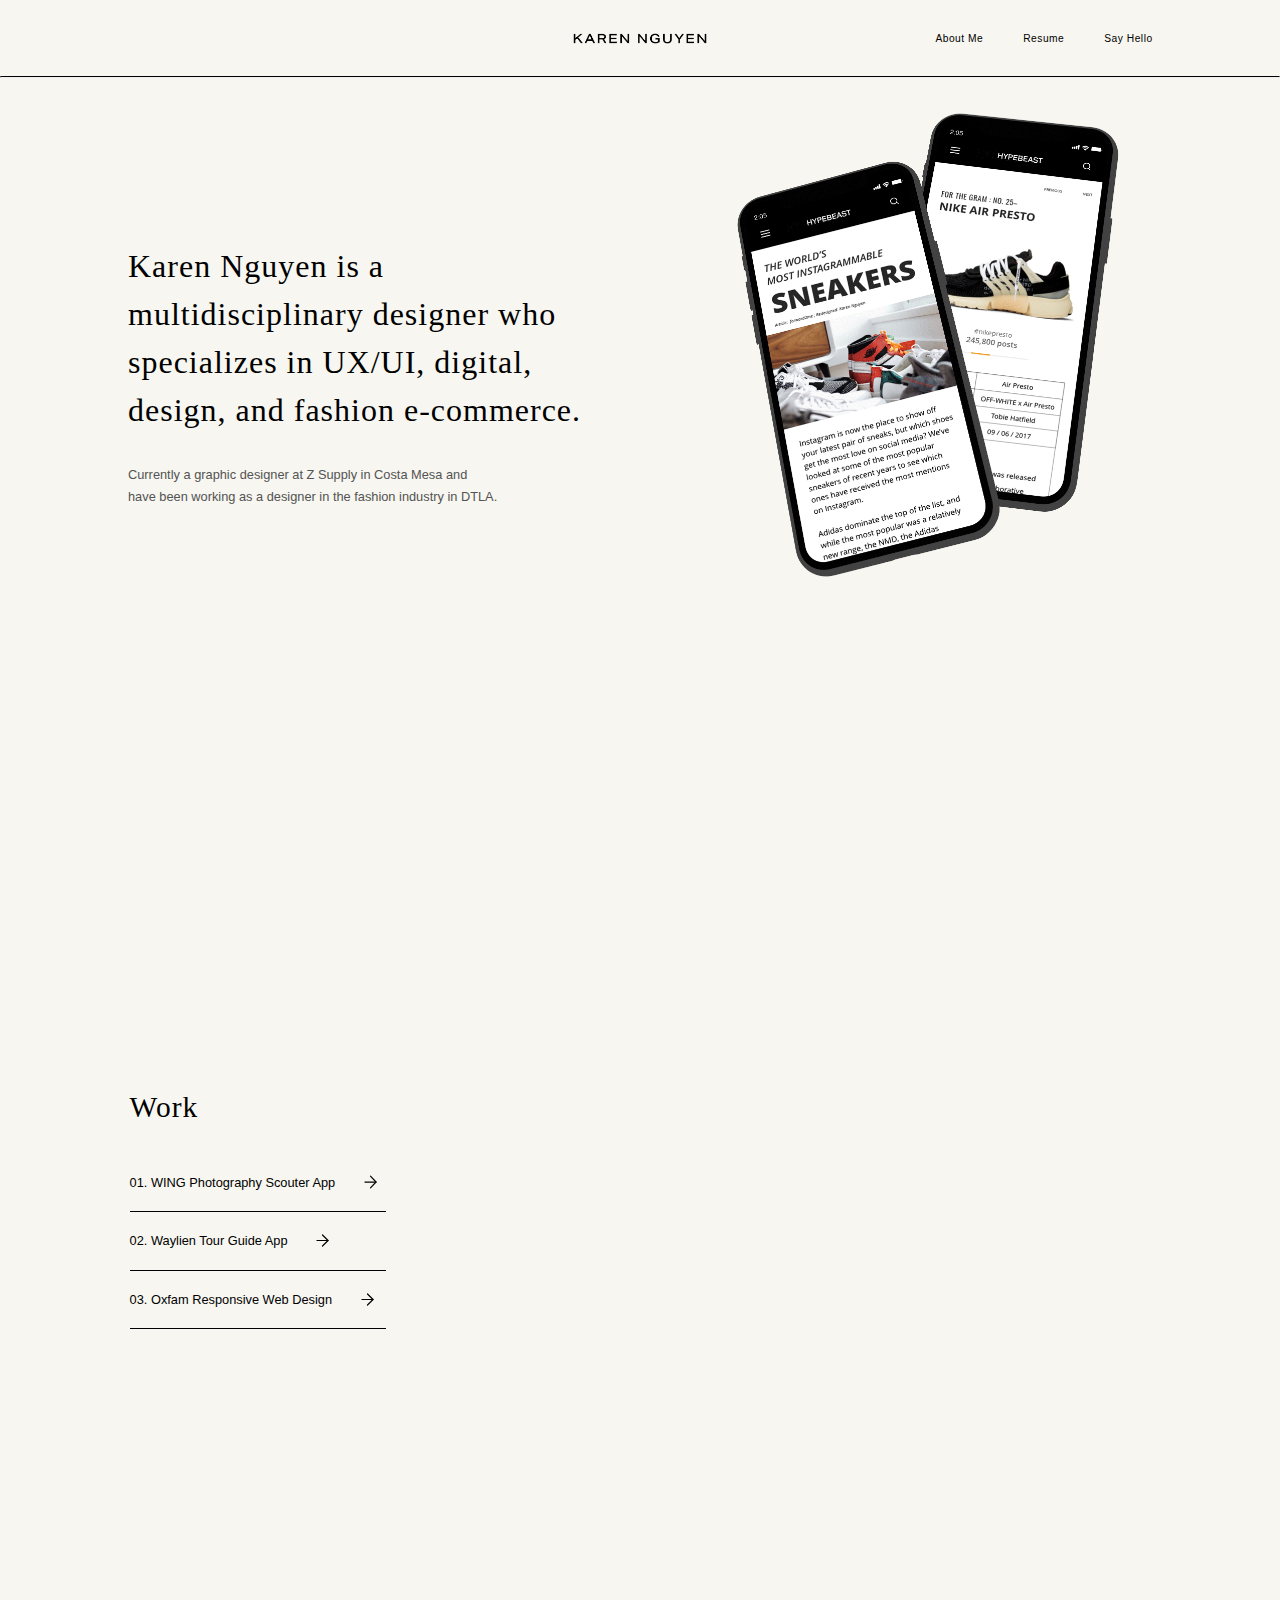
<file: index.html>
<!DOCTYPE html>
<html lang="en">

<head>
  <meta charset="UTF-8">
  <meta name="viewport" content="width=device-width, initial-scale=1.0">
  <meta http-equiv="X-UA-Compatible" content="ie=edge">
  <link rel="stylesheet" href="style.css">
  <title>Karen Nguyen Portfolio</title>
  <meta name="viewport" content="initial-scale=1">

</head>

<body>

  <!-- NAVIGATION -->

  <nav>

    <img id="logo" src="images/Logo@2x.png" alt="Karen Nguyen">



    <div class="menu">
      <ul>
        <li id="about"><a href="about.html">About Me</a></li>
        <li id="resume"><a href="https://drive.google.com/file/d/1N_omnKPp0Oo5tn3UV2dqMsX8rpH_3ghK/view?usp=sharing">Resume</a></li>
        <li id="contact"><a href="contact.html">Say Hello</a></li>
      </ul>
    </div>


  </nav>

  <hr id="nav_rule">

  <!-- END NAVIGATION -->

  <!-- ABOVE THE FOLD -->

  <!-- HERO FOR DESKTOP -->
  <div id="above_fold">
    <div class="left_container">

      <div class="hero_title">
        <h2><span class="doNotWrap">Karen Nguyen is a</span>
          <span class-"doNotWrap">multidisciplinary designer who</span>
          <span class="doNotWrap">
            specializes in UX/UI, digital,</span>
          <span class="doNotWrap">design, and fashion e-commerce.</span>
        </h2>

        <div id="subtitle">
          <h6>Currently a graphic designer at Z Supply in Costa Mesa and
            <br id="subtitle_br">
            have been working as a designer in the fashion industry in DTLA.
          </h6>
        </div>
      </div>

    </div>

    <div class="right_container">
      <div id="hero_img">
        <img src="images/sneakers-mock.png" alt="">
      </div>
    </div>
  </div>
  <!-- END ABOVE THE FOLD FOR DESKTOP -->

  <!-- ABOVE THE FOLD FOR MOBILE -->
  <div class="mobile_top_container">
    <div class="mobile_hero_title">
      <h2><span class="doNotWrap">Karen Nguyen is a</span>
        <span class-"doNotWrap">multidisciplinary designer</span>
        <span class="doNotWrap">
          who specializes in UX/UI,</span>
        <span class="doNotWrap">digital design, and</span>
        <span class="doNotWrap"> fashion e-commerce.</span>
      </h2>

      <div id="mobile_subtitle">
        <h6>Currently a graphic designer at Z Supply in <br> Costa Mesa
          and have been working as a <br> designer in the fashion industry in DTLA.
        </h6>
        <a href="">Say Hello</a>
      </div>
    </div>
  </div>
  <!-- END ABOVE THE FOLD FOR MOBILE -->




  <!-- BELOW THE FOLD -->
  <div class="below_fold">
    <div class="work_container">
      <ul>
        <div id="work_title">
          <h3>Work</h3>
        </div>
        <li>
          <a href="#">
            <div id="wing">
              <h5>01. WING Photography Scouter App</h5> <img src="images/arrow-right.svg" alt="">
            </div>
            <div class="project_display">
              <img src="images/WING_thumb@2x.png" alt="">
            </div>
          </a>
        </li>

        <div class="regular_rule"></div>

        <li>
          <a href="waylien.html">
            <div id="waylien">
              <h5>02. Waylien Tour Guide App</h5> <img src="images/arrow-right.svg" alt="">
            </div>
            <div class="project_display">
              <img src="images/waylien_thumb@2x.png" alt="">
            </div>
          </a>
        </li>

        <div class="regular_rule"></div>

        <li>
          <a href="#">
            <div id="oxfam">
              <h5>03. Oxfam Responsive Web Design</h5> <img src="images/arrow-right.svg" alt="">
            </div>
            <div class="project_display">
              <img src="images/oxfam_thumb@2x.png" alt="">
            </div>
          </a>
        </li>

        <div class="regular_rule"></div>
      </ul>
    </div>
  </div>
  <!--END BELOW THE FOLD -->


  <!-- MOBILE BELOW THE FOLD-->
  <div class="mobile_below_fold">
    <div class="mobile_work_container">

      <div id="work_title">
        <h3>Work</h3>
      </div>
      <ul>
        <li>
          <a href="">
            <div id="wing">
              <h5><a href="">01. WING Photography Scouter App</a></h5> <img src="images/arrow-right.svg" alt="">
            </div>
          </a>
        </li>

        <div class="regular_rule"></div>

        <li>
          <a href="waylien.html">
            <div id="waylien">
              <h5> 02. Waylien Tour Guide App <a href="waylien.html"></a></h5> <img src="images/arrow-right.svg" alt="">
            </div>
          </a>
        </li>

        <div class="regular_rule"></div>

        <li>
          <a href="#">
            <div id="oxfam">
              <h5><a href="">03. Oxfam Responsive Web Design</a></h5> <img src="images/arrow-right.svg" alt="">
            </div>
          </a>
        </li>

        <div class="regular_rule"></div>
      </ul>
    </div>
  </div>
  <!-- END MOBILE BELOW THE FOLD -->

<script src="https://ajax.googleapis.com/ajax/libs/jquery/2.1.4/jquery.min.js"></script>
  <script src="scripts.js"></script>


</body>

</html>
</file>
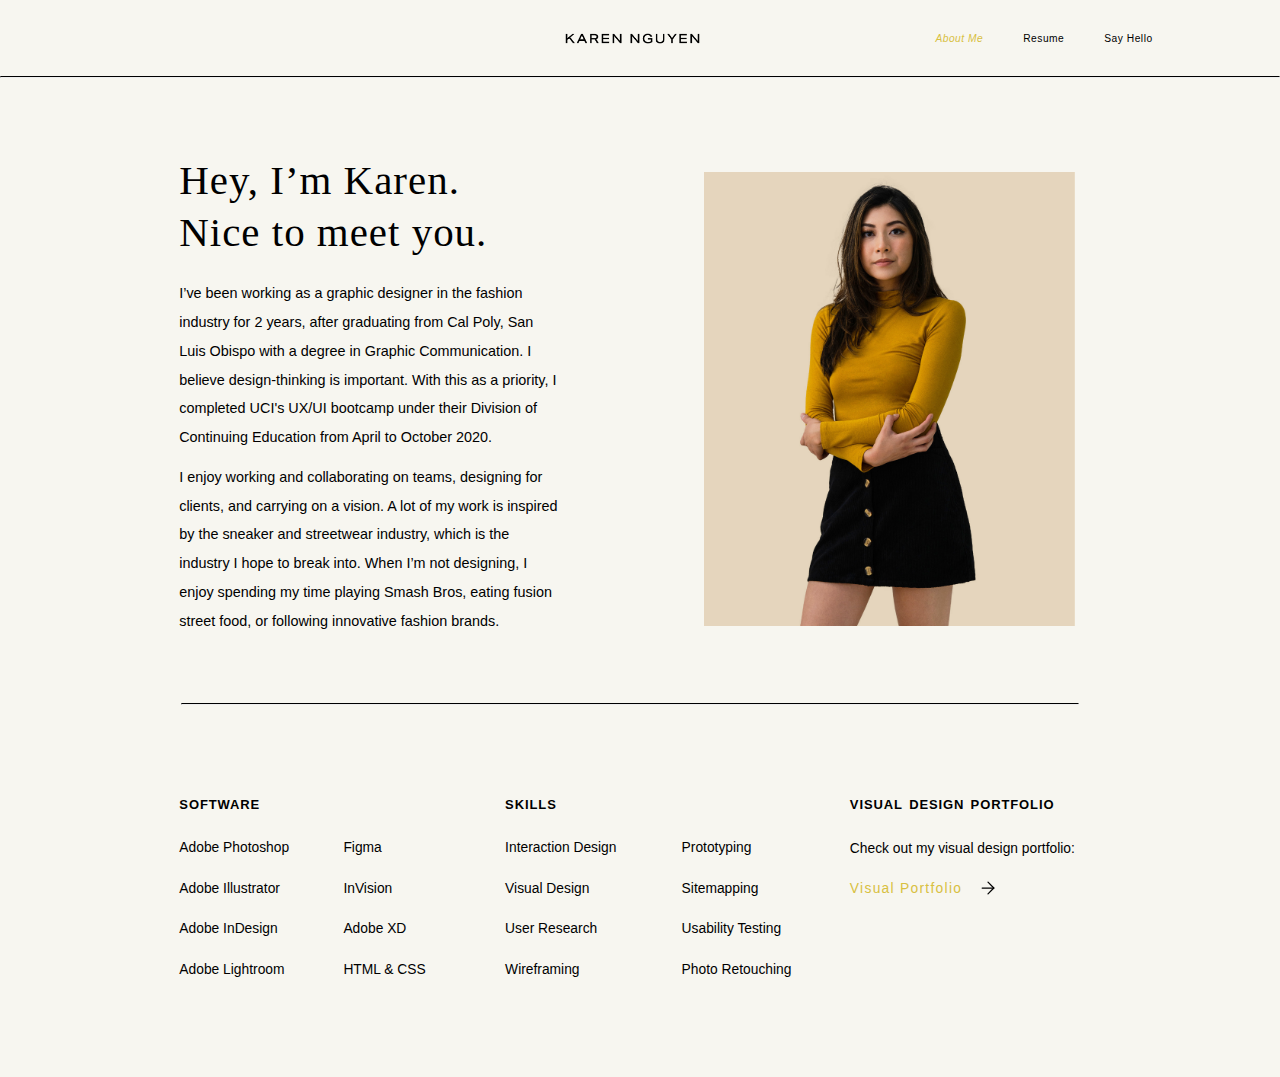
<file: about.html>
<!DOCTYPE html>
<html lang="en">

<head>
  <meta charset="UTF-8">
  <meta name="viewport" content="width=device-width, initial-scale=1.0">
  <meta http-equiv="X-UA-Compatible" content="ie=edge">
  <link rel="stylesheet" href="about_style.css">
  <title>Karen Nguyen Portfolio</title>
  <meta name="viewport" content="initial-scale=1">

</head>

<body>

  <!-- NAVIGATION -->

  <nav>
    <a class="logo_link" href="https://karen-nm-nguyen.github.io/portfolio/"><img id="logo" src="images/Logo@2x.png" alt="Karen Nguyen"></a>
    <div class="menu">
      <ul>
        <li id="about">About Me</li>
        <li id="resume"><a href="https://drive.google.com/file/d/1N_omnKPp0Oo5tn3UV2dqMsX8rpH_3ghK/view?usp=sharing">Resume</a></li>
        <li id="contact">Say Hello</li>
      </ul>
    </div>
  </nav>
  <hr id="nav_rule">
  <!-- END NAVIGATION -->




  <!--- BEGIN BIO SECTION AKA "CONTAINER_TOP" ------->



  <div class="grid_wrapper">

    <div class="container_top">
      <div class="bio">
        <h2>Hey, I’m Karen. <br> Nice to meet you.</h2>
        <p class="bio_subtext">I’ve been working as a graphic designer in the fashion industry for 2
          years, after graduating from Cal Poly, San Luis Obispo with a degree
          in Graphic Communication. I believe design-thinking is important.
          With this as a priority, I completed UCI's UX/UI bootcamp under their
          Division of Continuing Education from April to October 2020. </p>

        <br>
        <br>

        <p class="bio_subtext_2">I enjoy working and collaborating on teams, designing for clients, and
          carrying on a vision. A lot of my work is inspired by the sneaker and
          streetwear industry, which is the industry I hope to break into. When I’m
          not designing, I enjoy spending my time playing Smash Bros, eating fusion
          street food, or following innovative fashion brands. </p>
      </div>
      <div class="portrait">
        <img src="images/karen_portrait@2x.png" alt="">
      </div>
    </div>

    <!--- BEGIN HORIZONTAL RULE ------->

    <div class="rule_container">
      <hr>
    </div>

    <!--- BEGIN INFO SECTION -------------->

    <div class="info_container">
      <div class="software">
        <h4>software</h4>
        <div class="list_container">
          <ul class="left_list">
            <li>Adobe Photoshop</li>
            <li>Adobe Illustrator</li>
            <li>Adobe InDesign</li>
            <li>Adobe Lightroom</li>
          </ul>
          <ul class="right_list">
            <li>Figma</li>
            <li>InVision</li>
            <li>Adobe XD</li>
            <li>HTML & CSS</li>
          </ul>
        </div>
      </div>

      <div class="skills">
        <h4>skills</h4>
        <div class="list_container">
          <ul class="left_list">
            <li>Interaction Design</li>
            <li>Visual Design</li>
            <li>User Research</li>
            <li>Wireframing</li>
          </ul>
          <ul class="right_list">
            <li>Prototyping</li>
            <li>Sitemapping</li>
            <li>Usability Testing</li>
            <li>Photo Retouching</li>
          </ul>
        </div>
      </div>

      <div class="visual_portfolio">
        <h4>visual design portfolio</h4>
        <ul class="link">
          <li>Check out my visual design portfolio:</li>
          <li><a href="https://www.knguyendesign.com/">Visual Portfolio</a><img src="images/arrow-right.svg" alt=""></li>
        </ul>
      </div>
    </div>


<!--- MOBILE ONLY ---->
    <div class="mobile_only">
        <div class="portrait_mobile">
          <img src="images/karen_portrait@2x.png" alt="">
        </div>

        <div class="bio">
          <h2>Hey, I’m Karen. <br> Nice to meet you.</h2>
          <p class="bio_subtext">I’ve been working as a graphic designer in the fashion industry for 2
            years, after graduating from Cal Poly, San Luis Obispo with a degree
            in Graphic Communication. I believe design-thinking is important.
            With this as a priority, I completed UCI's UX/UI bootcamp under their
            Division of Continuing Education from April to October 2020.

          <br>
          <br>

          I enjoy working and collaborating on teams, designing for clients, and
            carrying on a vision. A lot of my work is inspired by the sneaker and
            streetwear industry, which is the industry I hope to break into. When I’m
            not designing, I enjoy spending my time playing Smash Bros, eating fusion
            street food, or following innovative fashion brands. </p>
        </div>

        <hr class="mobile_rule">

          <div class="software">
            <h4>software</h4>
            <div class="list_container">
              <ul class="left_list">
                <li>Adobe Photoshop</li>
                <li>Adobe Illustrator</li>
                <li>Adobe InDesign</li>
                <li>Adobe Lightroom</li>
              </ul>
              <ul class="right_list">
                <li>Figma</li>
                <li>InVision</li>
                <li>Adobe XD</li>
                <li>HTML & CSS</li>
              </ul>
            </div>
          </div>

          <div class="skills">
            <h4>skills</h4>
            <div class="list_container">
              <ul class="left_list">
                <li>Interaction Design</li>
                <li>Visual Design</li>
                <li>User Research</li>
                <li>Wireframing</li>
              </ul>
              <ul class="right_list">
                <li>Prototyping</li>
                <li>Sitemapping</li>
                <li>Usability Testing</li>
                <li>Photo Retouching</li>
              </ul>
            </div>
          </div>

          <div class="visual_portfolio">
            <h4>visual design portfolio</h4>
            <ul class="link">
              <li>Check out my visual design portfolio:</li>
              <li><a href="https://www.knguyendesign.com/">Visual Portfolio</a><img src="images/arrow-right.svg" alt=""></li>
            </ul>
          </div>
    </div>
<!--- END MOBILE ---->
  </div>
</body>

</html>
</file>
<file: style.css>
/* TYPOGRAPHY */
h1 {
  font-family: orpheuspro, serif;
  font-style: normal;
  font-weight: 400;
  letter-spacing: 1px;
  color: black;
  font-size: 80px;
  text-rendering: optimizeLegibility;
  -webkit-font-smoothing: antialiased;
  -moz-osx-font-smoothing: grayscale;
}

h2 {
  font-family: orpheuspro, serif;
  font-style: normal;
  font-weight: 400;
  letter-spacing: 1px;
  color: black;
  line-height: 1.5em;
  font-size: 2.5vw;
  text-rendering: optimizeLegibility;
  -webkit-font-smoothing: antialiased;
  -moz-osx-font-smoothing: grayscale;
}

h3 {
  font-family: orpheuspro, serif;
  font-style: normal;
  font-weight: 400;
  letter-spacing: 1px;
  color: black;
  font-size: 2.5vw;
  text-rendering: optimizeLegibility;
  -webkit-font-smoothing: antialiased;
  -moz-osx-font-smoothing: grayscale;
}

h4 {
  font-family: franklin-gothic-urw, sans-serif;
  font-style: normal;
  font-weight: 300;
  color: black;
  font-size: 22px;
}

h5 {
  font-family: franklin-gothic-urw, sans-serif;
  font-style: normal;
  font-weight: 300;
  font-size: 1vw;
}

/* subtitle below the title */
h6 {
  font-family: franklin-gothic-urw, sans-serif;
  font-style: normal;
  font-weight: 300;
  line-height: 1.75em;
  font-size: 1vw;
  color: #535353;
}

p {
  font-family: franklin-gothic-urw, sans-serif;
  font-style: normal;
  font-weight: 300;
}

nav a, a:visited {
  text-decoration: none;
  color: black;
}

nav a:hover {
  color: #D8C041;
  font-family: franklin-gothic-urw, sans-serif;
  font-style: italic;
  font-weight: 300;
}

#about, #resume, #contact {
  font-family: franklin-gothic-urw, sans-serif;
  font-style: normal;
  font-weight: 400;
  font-size: 13px;
  letter-spacing: .5px;
}

/* END TYPOGRAPHY */
body {
  max-width: 100%;
  margin: 0;
  background-color: #F7F6F0;
  transition: all 0.65s ease;
}

.changeColor {
  background: #D3D0C3;
}

#nav_rule {
  border-top: 1.35px solid black;
  position: relative;
  top: -1vh;
}

/*START NAV */
nav {
  display: flex;
  width: 100%;
  justify-content: center;
  height: 8.5vh;
  flex-direction: row;
}

#logo {
  display: flex;
  align-self: center;
  max-width: 10.5vw;
  width: auto;
  height: auto;
  position: absolute;
  padding: 0vh 2vw 0 2vw;
}

.menu {
  display: flex;
  height: auto;
  width: 35vw;
  flex-direction: column;
  justify-content: center;
  position: relative;
  right: -30vw;
}

.menu ul {
  display: flex;
  flex-direction: row;
  justify-content: center;
  position: relative;
  /*  background-color: lightblue; */
}

.menu li {
  list-style: none;
  position: relative;
  padding: 0 20px;
}

#about, #resume, #contact {
  display: inline-block;
  font-size: 0.8vw;
  /* padding: 0 40px; */
}

/* END NAV */
/*ABOVE THE FOLD*/
#above_fold {
  width: 100%;
  height: 100vh;
  display: flex;
  flex-flow: row wrap;
  padding-top: 1%;
}

.left_container {
  max-width: 50%;
  width: auto;
  height: auto;
  display: flex;
  flex-direction: column;
  align-items: flex-start;
}

.hero_title {
  max-width: 70%;
  width: auto;
  position: relative;
  left: 20%;
  top: 12%;
  height: auto;
  align-items: flex-start;
}

.hero_title h2 {
  position: relative;
  display: block;
}

#subtitle h6 {
  position: relative;
  top: 50%;
  display: flex;
  align-items: center;
}

.doNotWrap {
  white-space: nowrap;
}

.right_container {
  max-width: 50%;
  width: auto;
  height: auto%;
  display: flex;
  justify-content: center;

}

#hero_img {
  height: 100%;
  width: 100%;
  position: relative;
  bottom: 20px;
    animation: bounceArrow 1.5s ease-out;
    animation-delay: .125s;
}


#hero_img img {
  position: relative;
  max-width: 80%;
  height: auto;
  width: auto;
}

@keyframes bounceArrow {
  from {
    margin-top: -40px;
  }
  50% {
    margin-top: 40px;
  }
  to {
    margin-top: 0px;
  }
}



/* END ABOVE FOLD */
/* BELOW FOLD */
.below_fold {
  width: 100%;
  height: 80vh;
  display: flex;
  flex-direction: column;
  position: relative;
  top: 0vh;
}

#work_title {
  max-width: 10vw;
  width: auto;
  display: block;
  position: relative;
  text-align: left;
}

#work_title>h3 {
  height: auto;
  width: auto;
  max-width: 20vw;
  max-height: 3vw;
  display: flex;
  justify-content: flex-start;
  align-items: center;
}

.work_container {
  display: block;
  max-width: 30vw;
  width: auto;
  height: 60vh;
  max-height: 60vh;
  float: left;
  position: relative;
  left: 7%;
}

.work_container ul {
  list-style-type: none;
  font-family: franklin-gothic-urw, sans-serif;
  font-style: normal;
  font-weight: 300;
  max-width: 22vw;
  width: auto;
  height: 50vh;
  display: block;
  position: relative;
  left: .5vw;
  text-align: left;
  top: 1vh;
}

.work_container>ul>li>a {
  color: black;
  text-decoration: none;
}

#wing {
  height: auto;
  width: auto;
  max-width: 20vw;
  display: flex;
  justify-content: flex-start;
  align-items: center;
  max-height: 4vw;
}

#wing h5 {
  position: relative;
}

#wing img {
  position: relative;
  left: 2vw;
  max-width: 1.5vw;
  width: auto;
  height: auto;
}

#waylien img {
  position: relative;
  left: 2vw;
  max-width: 1.5vw;
  width: auto;
  height: auto;
}

#oxfam img {
  position: relative;
  left: 2vw;
  max-width: 1.5vw;
  width: auto;
  height: auto;
}

.work_container>ul>li>a>.project_display {
  display: none;
  max-width: 32vw;
  width: auto;
  height: auto%;
  float: left;
  position: absolute;
  top: -10vh;
  left: 40vw;
  padding: 12%:
}

.work_container>ul>li>a:hover>.project_display {
  display: block;
  filter: drop-shadow(0px 2px 3px #E6E5DB);
  max-width: 50%;
  width: auto;
  height: auto%;
  padding: 10%;
}

.project_display img {
  display: block;
  max-width: 32vw;
  width: auto;
  height: auto;
  position: relative;
  left: 2vw;
}

.work_container>ul>li>a:hover h5:hover {
  color: #BFA100;
  font-family: franklin-gothic-urw, sans-serif;
  font-style: italic;
  font-weight: 300;
}

#waylien {
  height: auto;
  width: auto;
  max-width: 20vw;
  max-height: 4vw;
  display: flex;
  justify-content: flex-start;
  align-items: center;
}

#oxfam {
  height: auto;
  width: auto;
  max-width: 20vw;
  max-height: 4vw;
  display: flex;
  justify-content: flex-start;
  align-items: center;
}


.regular_rule  {
  height: 1px;
  background-color: black;
  width: 20vw;
  position: relative;
}

/* END Below Fold */
/* MOBILE DISPLAY: NONE */
#hamburger {
  display: none;
}

.mobile_hero_title {
  display: none;
}

.mobile_top_container {
  display: none;
}

#mobile_menu {
  display: none;
}

.mobile_below_fold {
  display: none;
}
/*----------------------------------------------------*/


/*------------------ BEGIN MEDIA QUERIES ---------------------------*/
@media only screen and (min-width: 1270px) and (max-width: 1654px) {

  #nav_rule {
    border-top: 1.35px solid black;
    position: relative;
    top: -1vh;
  }

  #logo {
    max-width: 10.5vw;
      padding: 0vh 2vw 0 2vw;
  }

  #about, #resume, #contact {
    display: inline-block;
    font-size: .8vw;
     padding: 0 20px;
  }
}




@media only screen and (min-width: 1171px) and (max-width: 1571px) {

  #nav_rule {
    border-top: 1.35px solid black;
    position: relative;
    top: -1vh;
  }

  #logo {
    max-width: 10.5vw;
      padding: 0vh 2vw 0 2vw;
  }

  #about, #resume, #contact {
    display: inline-block;
    font-size: .8vw;
    /* padding: 0 40px; */
  }

#above_fold {
  height: 100vh;
}

.below_fold {
  height: 100vh;
}

#hero_img img {
  left: 2.5vw;
}



#subtitle {
  width: 40vw;
}

#subtitle h6 {
    font-size: 1vw;
    }

.work_container {
  top: 5vh;
  position: relative;
  left: 6.5vw;
}


#work_title h3 {
  font-size: 2.3vw;
}

#wing, #waylien, #oxfam {
  max-width: none;
  width: 50vw;
  max-height: 10vh;
  height: auto;
  margin: 0;
}

#wing h5, #waylien h5, #oxfam h5 {
  font-size: 1vw;
}

.regular_rule {
  width: 20vw;
}

}

/*-------------------------------------------------------------*/





@media only screen and (min-width: 989px) and (max-width: 1171px) {

  #nav_rule {
    border-top: 1.35px solid black;
    position: relative;
    top: -1vh;
  }

  #logo {
    max-width: 15vw;
      padding: .5vh 2vw 0 2vw;
  }

  #about, #resume, #contact {
    display: inline-block;
    font-size: 1.2vw;
    /* padding: 0 40px; */
  }

#above_fold {
  height: 70vh;
}

.below_fold {
  height: 75vh;
}

#hero_img img {
  left: 2.5vw;
}

.left_container {
}
.hero_title {
  position: relative;
  top: 9vh;
}

.hero_title h2 {
    font-size: 2.55vw;
    margin: 0;
  }

#subtitle {
  width: 40vw;
}

#subtitle h6 {
    font-size: 1.15vw;
    }

.work_container {
  top: 5vh;
  position: relative;
  left: 5vw;
}


#work_title h3 {
  font-size: 2.55vw;
}

#wing, #waylien, #oxfam {
  max-width: none;
  width: 50vw;
  max-height: 7.5vh;
  height: auto;
  margin: 0;
}

#wing h5, #waylien h5, #oxfam h5 {
  font-size: 1.4vw;
}

.regular_rule {
  width: 27vw;
}

}
/*-------------------------------------------------------------*/






@media only screen and (min-width: 668px) and (max-width: 989px) {
  body {
    max-height: 100vh;
    height: auto;
    margin: 0 auto;
    padding: 0;
  }

  .menu {
    position: relative;
    width: 50vw;
    left: 10vw;
  }

  #about {
    width: auto;
    position: relative;
    left: -3vw;
    padding: 1vh 0;
     font-size: .9em;
  }

  #resume {
    width: auto;
    position: relative;
    font-size: 2.25vw;
    padding: 1vh 0 0 0;
    left: 1vw;
         font-size: .9em;
 }

 #contact {
   width: auto;
   position: relative;
   font-size: 2.25vw;
   padding: 1vh 0 0 0;
   left: 5vw;
        font-size: .9em;
 }

 #subtitle_br {
   display: none;
 }

 #logo {
   max-width: 20vw;
   width: auto;
   height: auto;
   display: inline-block;
   position: absolute;
   left: -8.75vw;
 }

  #above_fold {
    height: 60vh;
    padding: 0;
    position: relative;
  }

#hero_img {
  top: 1rem;
  left: 1rem;
  max-width: 40vw;
}
  #hero_img img {
    max-width: 100%;
  }

.left_container {
  max-width: 55%;
}

  .hero_title {
    width: 80vw;
    max-width: 48vw;
    position: relative;
    left: 4vw;
    margin: 0 auto;
    padding-left: 2vw;
    top: 5vh;
  }

.right_container {
  position: relative;
  max-width: 45%;
  left: 5vw;
}

.hero_title h2 {
    font-size: 3.5vw;
    margin: 0;
  }

#subtitle {
  width: 40vw;
}

#subtitle h6 {
    font-size: 1.75vw;
    }

.below_fold {
  height: 50vh;
  }

.work_container {
  position: absolute;
  left: 1vw;
  width: 80vw;
  max-width: none;
}

.work_container>ul>li>a:hover>.project_display {
  display: none;
}

#work_title h3 {
  font-size: 3.5vw;
}

.work_container ul {
  max-width: none;
  height: auto;
}

#wing, #waylien, #oxfam {
  max-width: none;
  width: 50vw;
  max-height: 10vh;
  height: auto;
  margin: 0;

}

#wing h5, #waylien h5, #oxfam h5 {
  font-size: 2vw;
}

.regular_rule {
  width: 37vw;
}
}



/* -------------- MEDIA QUERIES FOR MOBILE SMALLER THAN 668PX --------------- */
@media only screen and (max-width: 668px) {

  /* ABOVE THE FOLD */
  nav {
    position: relative;
    max-width: 100vw;
    width: auto;
    height: auto;
    max-height: 20vh;
    /* background-color: pink; */
  }

  #logo {
    max-width: 30vw;
    width: auto;
    height: auto;
    display: inline-block;
    position: relative;
    left: -2.5vw;
    /*  background-color: green; */
  }

  .menu {
    position: relative;
    width: 45vw;
    left: 5vw;
    /*  background-color: yellow; */
  }

  #about {
    width: auto;
    position: relative;
    right: 6vw;
    font-size: 2.25vw;
    padding: 1vh 0;
    /*   background-color: teal; */
    font-size: .8em;
  }

  #resume {
    width: auto;
    position: relative;
    font-size: 2.25vw;
    padding: 1vh 0 0 0;
    font-size: .8em;
  /*  background-color: blue; */

  }

  #nav_rule {
    display: block;
    position: relative;
    top: -1vh;
    max-width: 100vw;
  }

  #contact, #hero_img, #above_fold {
    display: none;
  }

  .mobile_top_container {
    display: block;
    height: 53vh;
    width: auto;
  }

  .mobile_hero_title {
    display: block;
    font-size: 6vw;
    width: 80vw;
    height: 40vh;
    margin: 0 auto;
    position: relative;
    top: 2vh;
  }

  .mobile_hero_title h2 {
    font-size: 7vw;
    line-height: 5.5vh;
  }

  #mobile_subtitle h6 {
    font-size: 3.25vw;
    font-weight: 400;
    letter-spacing: .125vw;
    line-height: 3vh;
    /*  background-color: yellow; */
    position: relative;
  }

  #mobile_subtitle {
    /*  background-color: green; */
    height: 18vh;
    position: relative;
  }

  #mobile_subtitle a {
    list-style: none;
    font-family: franklin-gothic-urw, sans-serif;
    font-style: normal;
    font-size: .55em;
    font-weight: 600;
    letter-spacing: .145vw;
    position: relative;
    color: #D8C041;
    width: 20vw;
    text-decoration: none;
    bottom: 2vh;
    text-decoration: underline;
    /*  background-color: blue; */
  }

  #mobile_subtitle a:active {
    text-decoration: none;
    color: #D8C041;
  }

  /* NAV BAR */
  /* BELOW FOLD */
  .mobile_below_fold {
    height: 50vh;
    max-width: 100vw;
    width: auto;
    display: block;
    position: relative;
    top: -1vh;
    /* background-color: beige; */
  }

  .mobile_work_container {
    display: block;
    width: auto;
    height: 35vh;
    position: relative;
    top: 1vh;
    /* background-color: skyblue; */
  }

  .mobile_work_container ul {
    height: 35vh;
    width: 70vw;
    display: block;
    position: relative;
    top: 2vh;
    list-style-type: none;
  }

  .mobile_work_container>ul>li>a {
    text-decoration: none;
    color: black !important;
  }

  .mobile_work_container ul li a:active {
    color: #D8C041;
  }

  .project_display img {
    display: none;
  }

  .work_container, .below_fold {
    display: none;
  }

  #work_title {
    /*  background-color: pink; */
    max-width: 26vw;
    height: 5vh;
    position: relative;
    left: 9vw;
    top: 1.5vh;
  }

  #work_title h3 {
    font-size: 7vw;
    position: relative;
    width: auto;
    max-height: 3vh;
    /*  background-color: grey; */
  }

  .mobile_work_container ul li {
    width: auto;
    height: 7vh;
    /*  background-color: red; */
    position: relative;
  }

  #wing {
    display: block;
    max-width: 80vw;
    width: auto;
    max-height: 7vh;
    height: auto;
    position: relative;

    margin: 2vh 0;
  }

  #waylien, #oxfam {
    display: block;
    max-width: 80vw;
    width: auto;
    max-height: 7vh;
    height: auto;
    position: relative;

    margin: 1vh 0;
  }

  #wing a:active, #waylien a:active, #oxfam a:active {
    color: #D8C041;
  }

  #wing a, #waylien a, #oxfam a {
    text-decoration: none;
    color: black;
  }

  .mobile_work_container h5 {
    font-size: 3.5vw;
    /*  background-color: green; */
    display: inline-block;
    position: relative;
    bottom: 2vh;
  }


  #wing h5, #waylien h5, #oxfam h5 {
    position: relative;
    bottom:.75vh;
  }

  #wing img {
    position: relative;
    bottom: .75vh;
    left: 7vw;
    max-width: 4vw;
    width: auto;
    height: auto;
    /*background-color: yellow; */
  }

  #waylien img {
    position: relative;
    bottom: .75vh;
    left: 6.5vw;
    max-width: 4vw;
    width: auto;
    height: auto;
    /*  background-color: yellow; */
  }

  #oxfam img {
    position: relative;
    bottom: .75vh;
    left: 8vw;
    max-width: 4vw;
    width: auto;
    height: auto;
    /*background-color: yellow; */
  }

  .regular_rule {
    display: block;
    position: relative;
    width: 70vw;
  }

.changeColor {
  background: #F7F6F0;
}
  /* BELOW FOLD */
}
/* ---------------------------------------- */
</file>
<file: about_style.css>
/*-------------------- START TYPOGRAHY ---------------------- */
h1 {
  font-family: orpheuspro, serif;
  font-style: normal;
  font-weight: 400;
  letter-spacing: 1px;
  color: black;
  font-size: 80px;
  text-rendering: optimizeLegibility;
  -webkit-font-smoothing: antialiased;
  -moz-osx-font-smoothing: grayscale;
}

h2 {
  font-family: orpheuspro, serif;
  font-style: normal;
  font-weight: 400;
  letter-spacing: 1px;
  color: black;
  line-height: 1.25em;
  font-size: 2.5vw;
  text-rendering: optimizeLegibility;
  -webkit-font-smoothing: antialiased;
  -moz-osx-font-smoothing: grayscale;
}

h3 {
  font-family: orpheuspro, serif;
  font-style: normal;
  font-weight: 400;
  letter-spacing: 1px;
  color: black;
  font-size: 2.5vw;
  text-rendering: optimizeLegibility;
  -webkit-font-smoothing: antialiased;
  -moz-osx-font-smoothing: grayscale;
}

h4 {
  font-family: franklin-gothic-urw, sans-serif;
  font-style: normal;
  font-weight: 600;
  color: black;
  font-size: 1.25em;
  font-variant: small-caps;
  letter-spacing: .070vw;
}

h5 {
  font-family: franklin-gothic-urw, sans-serif;
  font-style: normal;
  font-weight: 300;
  font-size: 1vw;
}

/* subtitle below the title */
h6 {
  font-family: franklin-gothic-urw, sans-serif;
  font-style: normal;
  font-weight: 300;
  line-height: 1.75em;
  font-size: 1vw;
  color: #535353;
}

p {
  font-family: franklin-gothic-urw, sans-serif;
  font-style: normal;
  font-weight: 300;
  line-height: 2em;
}

nav a, a:visited {
  text-decoration: none;
  color: black;
}

nav a:hover {
  color: #D8C041;
  font-family: franklin-gothic-urw, sans-serif;
  font-style: italic;
  font-weight: 300;
}

#about, #resume, #contact {
  font-family: franklin-gothic-urw, sans-serif;
  font-style: normal;
  font-weight: 400;
  font-size: 13px;
  letter-spacing: .5px;
}

/*-------------------- END TYPOGRAHY ---------------------- */
body {
  max-width: 100%;
  margin: 0;
  background-color: #F7F6F0;
}

#nav_rule {
  border-top: 1.35px solid black;
  position: relative;
  top: -1vh;
}

/*-------------------- START NAV ---------------------- */
nav {
  display: flex;
  width: 100%;
  justify-content: center;
  height: 8.5vh;
  flex-direction: row;
}

.logo_link {
  display: flex;
  align-self: center;
  position: absolute;
  left: 42.30vw;
}

#logo {
  display: flex;
  align-self: center;
  max-width: 10.5vw;
  width: auto;
  height: auto;
  position: absolute;
/*  padding: 0vh 2vw 0 2vw; */
left: 2.45vw;
}

.menu {
  display: flex;
  height: auto;
  width: 35vw;
  flex-direction: column;
  justify-content: center;
  position: relative;
  right: -30vw;
}

.menu ul {
  display: flex;
  flex-direction: row;
  justify-content: center;
  position: relative;
  /*  background-color: lightblue; */
}

.menu li {
  list-style: none;
  position: relative;
  padding: 0 20px;
}

#about, #resume, #contact {
  display: inline-block;
  font-size: 0.8vw;
  /* padding: 0 40px; */
}

#about {
  color: #D8C041;
  font-family: franklin-gothic-urw, sans-serif;
  font-style: italic;
  font-weight: 300;
  cursor: pointer;
}

/*-------------------- END NAV ---------------------- */
/*--------------START CONTAINER TOP------------------- */
.container_top {
  max-width: 80vw;
  max-height: 80vh;
  width: auto;
/*  height: 70vh; */
  display: grid;
  grid-template-columns: 1fr 1fr;
  grid-template-areas:
    "bio portrait";
  margin: 0 auto;
  position: relative;
  top: 2.5vh;
}

.bio {
  grid-area: bio;
  display: grid;
  justify-content: center;
  align-items: center;
  padding: 0;
}

.portrait {
  display: grid;
  grid-area: portrait;
  justify-content: center;
  align-items: center;
  padding: 0;
}

.portrait img {
  height: auto;
  max-width: 30vw;
  width: auto;
  max-height: 70vh;
  /*position: relative;
  margin: 0 auto;
  left: 6vw;
  top: 3vh; */
}

.bio_subtext {
  line-height: 2em;
  max-width: 30vw;
  position: relative;
}

.bio_subtext_2 {
  position: relative;
  max-width: 30vw;
  top: -6vh;
}

.container_top h2 {
  position: relative;
  top: 3vh;
}

/*--------------END CONTAINER TOP------------------- */
/*--------------BEGIN HORIZONTAL RULE------------------- */
.rule_container {
  display: block;
  position: relative;
  top: 5.5vh;
  height: 4vh;
  max-width: 80vw;
  width: auto;
  margin: 0 auto;
}

.rule_container hr {
  max-width: 68.75vw;
  position: relative;
  right: .75vw;
  top: 2vh;
  border-top: 1.35px solid black;
}

/* ------ END RULE CONTAINER ------- */
.info_container {
  max-width: 70vw;
  width: auto;
  height: auto;
  /*  height: 70vh;  */
  display: grid;
  grid-template-columns: 1fr 1fr 1fr;
  grid-template-areas:
    "software  skills visual_portfolio";
  margin: 0 auto;
  position: relative;
  top: 7vh;
  left: -.15vw;
}

.software {
  grid-area: software;
}

.skills {
  grid-area: skills;
}

.list_container {
  display: grid;
  grid-template-columns: 43% 57%;
  grid-template-areas:
    "left_list right_list";
  position: relative;
  top: -3vh;
}

.left_list, .right_list, .link {
  list-style: none;
  padding: 0;
  font-family: franklin-gothic-urw, sans-serif;
  font-style: normal;
  font-weight: 300;
  font-size: 1em;
  line-height: 2.5em;
}

.right_list {
  padding-left: 2vw;
}

.list_container ul li {
  white-space: nowrap;
  font-family: franklin-gothic-urw, sans-serif;
  font-style: normal;
  font-weight: 300;
  line-height: 2em;
  line-height: 4.5vh;
  font-size: .9em;
}

.visual_portfolio ul li {
  font-family: franklin-gothic-urw, sans-serif;
  font-style: normal;
  font-weight: 300;
  line-height: 2em;
  line-height: 4.5vh;
  font-size: .9em;
}

.visual_portfolio {
  grid-area: visual_portfolio;
}

.link {
  position: relative;
  top: -1.25vh;
}

.link a {
  text-decoration: none;
  font-weight: 400;
  letter-spacing: .1vw;
  position: relative;
  color: #D8C041;
}

.link img {
  position: relative;
  left: 1.25vw;
  top: .5vh;
}

.mobile_only {
  display: none;
}

/* -------------------------- MEDIA QUERIES --------------------------- */
@media only screen and (min-width: 1270px) and (max-width: 1654px) {

  #nav_rule {
    border-top: 1.35px solid black;
    position: relative;
    top: -1vh;
  }

  #logo {
    max-width: 10.5vw;
      padding: 0vh 2vw 0 2vw;
      left: -.125vw;
  }

  #about, #resume, #contact {
    display: inline-block;
    font-size: .8vw;
     padding: 0 20px;
  }

.bio h2 {
  line-height: 1.25em;
  font-size: 3.2vw;
  left: -1vw;
}

.bio p, .bio_subtext_2 p {
  font-size: .9em;
      left: -1vw;
}

.bio {
  top: 2vh;
}

.container_top {
  top: 0vh;

}


.rule_container {
  top: -3vh;
    width: 110vw;
}

.rule_container hr {
  width: 100vw;
  max-width: 70vw;
}

    .software, .skills, .visual_portfolio {
      display: block;
        margin: 0 auto;
        max-width: 78vw;
        height: auto;
        padding: 0;
        position: relative;
        left: -4vw;
        top: -5vh;
        padding-bottom: 0;
        margin-bottom: 0;
        font-size: 1.2vw;
    }

.skills {
  left: -.75vw;
}

.right_list {
  position: relative;
  left: 3.5vw;
}

.visual_portfolio {
  left: 2vw;
}
}


  @media only screen and (min-width: 990px) and (max-width: 1171px) {
    #nav_rule {
      border-top: 1.35px solid black;
      position: relative;
      top: -1vh;
    }

    #logo {
      max-width: 15vw;
        padding: .5vh 0vw 0 0vw;
        position: relative;
        right: .5vw;
    }

    #about, #resume, #contact {
      display: inline-block;
      font-size: 1.2vw;
      /* padding: 0 40px; */
    }

  .bio h2 {
    line-height: 1.25em;
    font-size: 3.2vw;
    left: -1vw;
  }

  .bio p, .bio_subtext_2 p {
    font-size: .9em;
        left: -1vw;
  }

  .bio {
    top: 2vh;
  }

  .container_top {
    top: 0vh;

  }


  .rule_container {
    top: -3vh;
      width: 110vw;
  }

  .rule_container hr {
    width: 100vw;
    max-width: 70vw;
  }

      .software, .skills, .visual_portfolio {
        display: block;
          margin: 0 auto;
          max-width: 78vw;
          height: auto;
          padding: 0;
          position: relative;
          left: -4vw;
          top: -5vh;
          padding-bottom: 0;
          margin-bottom: 0;
          font-size: 1.2vw;
      }

  .skills {
    left: -.75vw;
  }

  .right_list {
    position: relative;
    left: 3.5vw;
  }

  .visual_portfolio {
    left: 2vw;
  }
  }


  @media only screen and (min-width: 765px) and (max-width: 989px) {
    body {
      max-height: 100vh;
      height: auto;
      margin: 0 auto;
      padding: 0;
    }

      .menu {
        position: relative;
        width: 50vw;
        left: 22vw;
      }

      #about {
        width: auto;
        position: relative;
        left: -3vw;
        padding: 1vh 0;
         font-size: .9em;
      }

      #resume {
        width: auto;
        position: relative;
        font-size: 2.25vw;
        padding: 1vh 0 0 0;
        left: 1vw;
             font-size: .9em;
      }

      #contact {
       width: auto;
       position: relative;
       font-size: 2.25vw;
       padding: 1vh 0 0 0;
       left: 5vw;
            font-size: .9em;
      }

      #logo {
        max-width: 20vw;
        width: auto;
        height: auto;
        display: inline-block;
        position: absolute;
        right: 14.8vw;
        top: -.5em;

      }

    .container_top, .rule_container, .info_container {
      display: none;
    }

    .mobile_only {
      display: block;
      max-width: 100vw;
      width: auto;
      height: auto;
      margin: 0 auto;
    }

    .portrait_mobile {
      display: block;
      margin: 2vh auto;
    /* background-color: gold; */
      height: auto;
    }

    .portrait_mobile img {
      max-width: 52vw;
      width: auto;
      margin: 0 auto;
      position: relative;
      left: 38vw;
    }

    .bio {
      position: relative;
      margin: 0 auto;
      height: auto;
      padding: 0;
  /*   background-color: lightgreen; */
    }


    .bio h2 {
      max-width: 78vw;
      font-size: 4vw;
      line-height: 1.5em;
    /*  background-color: orange; */
      position: relative;
      top: -35.5vh;
      left: -0vw;
      margin: 0;
      padding: 0;

    }

    .bio_subtext {
      max-width: 78vw;
         left: 1vw;
         position: relative;
         top: -9vh;
         font-size: 1.9vw;
    }

    .mobile_rule {
      width: 77vw;
      position: relative;
      left: 0.5vw;
      top: -5.5vh;
    }

    .software, .skills, .visual_portfolio {
      display: block;
        margin: 0 auto;
        max-width: 78vw;
    /*    background-color: gold; */
        height: auto;
        padding: 0;
        position: relative;
        left: 1vw;
        padding-bottom: 0;
        margin-bottom: 0;
        font-size: 1.8vw;
    }

    .right_list {
      position: relative;
      left: 7vw;
    }

    .left_list, .right_list {
      margin-bottom: 0;
    }

    .software h4, .skills h4, .visual_portfolio h4 {
      margin-top: 0;
    }

    .visual_portfolio {
      padding-bottom: 5vh;
    }
  }





@media only screen and (min-width: 669px) and (max-width: 765px) {
  body {
    max-height: 100vh;
    height: auto;
    margin: 0 auto;
    padding: 0;
  }

  .menu {
    position: relative;
    width: 50vw;
    left: 22vw;
  }

  #about {
    width: auto;
    position: relative;
    left: -3vw;
    padding: 1vh 0;
     font-size: .9em;
  }

  #resume {
    width: auto;
    position: relative;
    font-size: 2.25vw;
    padding: 1vh 0 0 0;
    left: 1vw;
         font-size: .9em;
  }

  #contact {
   width: auto;
   position: relative;
   font-size: 2.25vw;
   padding: 1vh 0 0 0;
   left: 5vw;
        font-size: .9em;
  }

  #logo {
    max-width: 20vw;
    width: auto;
    height: auto;
    display: inline-block;
    position: absolute;
    right: 15.125vw;
  }

  .container_top, .rule_container, .info_container {
    display: none;
  }

  .mobile_only {
    display: block;
    max-width: 100vw;
    width: auto;
    height: auto;
    margin: 0 auto;
  }

  .portrait_mobile {
    display: block;
    margin: 2vh auto;
  /* background-color: gold; */
    height: auto;
  }

  .portrait_mobile img {
    max-width: 52vw;
    width: auto;
    margin: 0 auto;
    position: relative;
    left: 38vw;
  }

  .bio {
    position: relative;
    margin: 0 auto;
    height: auto;
    padding: 0;
  }


  .bio h2 {
    max-width: 78vw;
    font-size: 4vw;
    line-height: 1.5em;
    position: relative;
    top: -30vh;
    left: -0vw;
    margin: 0;
    padding: 0;

  }

  .bio_subtext {
    max-width: 78vw;
       left: 0.5vw;
       position: relative;
       top: -9vh;
       font-size: 2.2vw;
  }

  .mobile_rule {
    width: 77vw;
    position: relative;
    left: 0.5vw;
    top: -5.5vh;
  }

  .software, .skills, .visual_portfolio {
    display: block;
      margin: 0 auto;
      max-width: 78vw;
      height: auto;
      padding: 0;
      position: relative;
      left: 1vw;
      padding-bottom: 0;
      margin-bottom: 0;
  }

  .right_list {
    position: relative;
    left: 7vw;
  }

  .left_list, .right_list {
    margin-bottom: 0;
  }

  .software h4, .skills h4, .visual_portfolio h4 {
    margin-top: 0;
  }

  .visual_portfolio {
    padding-bottom: 5vh;
  }
}



/*---------------------------------------------------------*/


@media only screen and (max-width: 668px) {

  /* ABOVE THE FOLD */
  nav {
    position: relative;
    max-width: 100vw;
    width: auto;
    height: auto;
    max-height: 20vh;
    /* background-color: pink; */
  }

  #logo {
    max-width: 30vw;
    width: auto;
    height: auto;
    display: inline-block;
    position: relative;
    right: 34.25vw;
    /*    background-color: green; */
  }

  .menu {
    position: relative;
    width: 45vw;
    left: 22vw;
    /*    background-color: yellow; */
  }

  #about {
    width: auto;
    position: relative;
    right: 6vw;
    font-size: 2.25vw;
    padding: 1vh 0;
    /*   background-color: teal; */
    font-size: .8em;
  }

  #resume {
    width: auto;
    position: relative;
    font-size: 2.25vw;
    padding: 1vh 0 0 0;
    font-size: .8em;
    /*  background-color: blue; */
  }

  #contact {
    display: none;
  }

  #nav_rule {
    display: block;
    position: relative;
    top: -1vh;
    max-width: 100vw;
  }
  /* ------------ END MOBILE NAV -----------*/
  .container_top, .rule_container, .info_container {
    display: none;
  }

  .mobile_only {
    display: block;
    max-width: 100vw;
  /*  background-color: pink; */
    width: auto;
    height: auto;
    margin: 0 auto;
  }

  .portrait_mobile {
    display: block;
    margin: 2vh auto;
  /* background-color: gold; */
    height: auto;
  }

  .portrait_mobile img {
    max-width: 78vw;
    width: auto;
    margin: 0 auto;
    position: relative;
    left: 12vw;
  }

  .bio {
    position: relative;
    margin: 0 auto;
    height: auto;
    padding: 0;
/*   background-color: lightgreen; */
  }


  .bio h2 {
    max-width: 78vw;
    font-size: 7vw;
    line-height: 5.5vh;
  /*  background-color: orange; */
    position: relative;
    top: 1vh;
    left: 0.5vw;
    margin: 0;
    padding: 0;
  }

  .bio_subtext {
    max-width: 78vw;
  /*  background-color: grey; */
       left: 0.5vw;
       position: relative;
       top: 1.5vh;
  }

  .mobile_rule {
    width: 77vw;
    position: relative;
    left: 0.5vw;
    top: 3.5vh;
  }

  .software, .skills, .visual_portfolio {
    display: block;
      margin: 0 auto;
      max-width: 78vw;
  /*    background-color: gold; */
      height: auto;
      padding: 0;
      position: relative;
      top: 8vh;
      left: 1vw;
      padding-bottom: 0;
      margin-bottom: 0;
  }

  .right_list {
    position: relative;
    left: 7vw;
  }

  .left_list, .right_list {
    margin-bottom: 0;
  }

  .software h4, .skills h4, .visual_portfolio h4 {
    margin-top: 0;
  }

  .visual_portfolio {
    padding-bottom: 5vh;
  }
}

/* ---------------- END MEDIA QUERIES --------------- */
</file>
